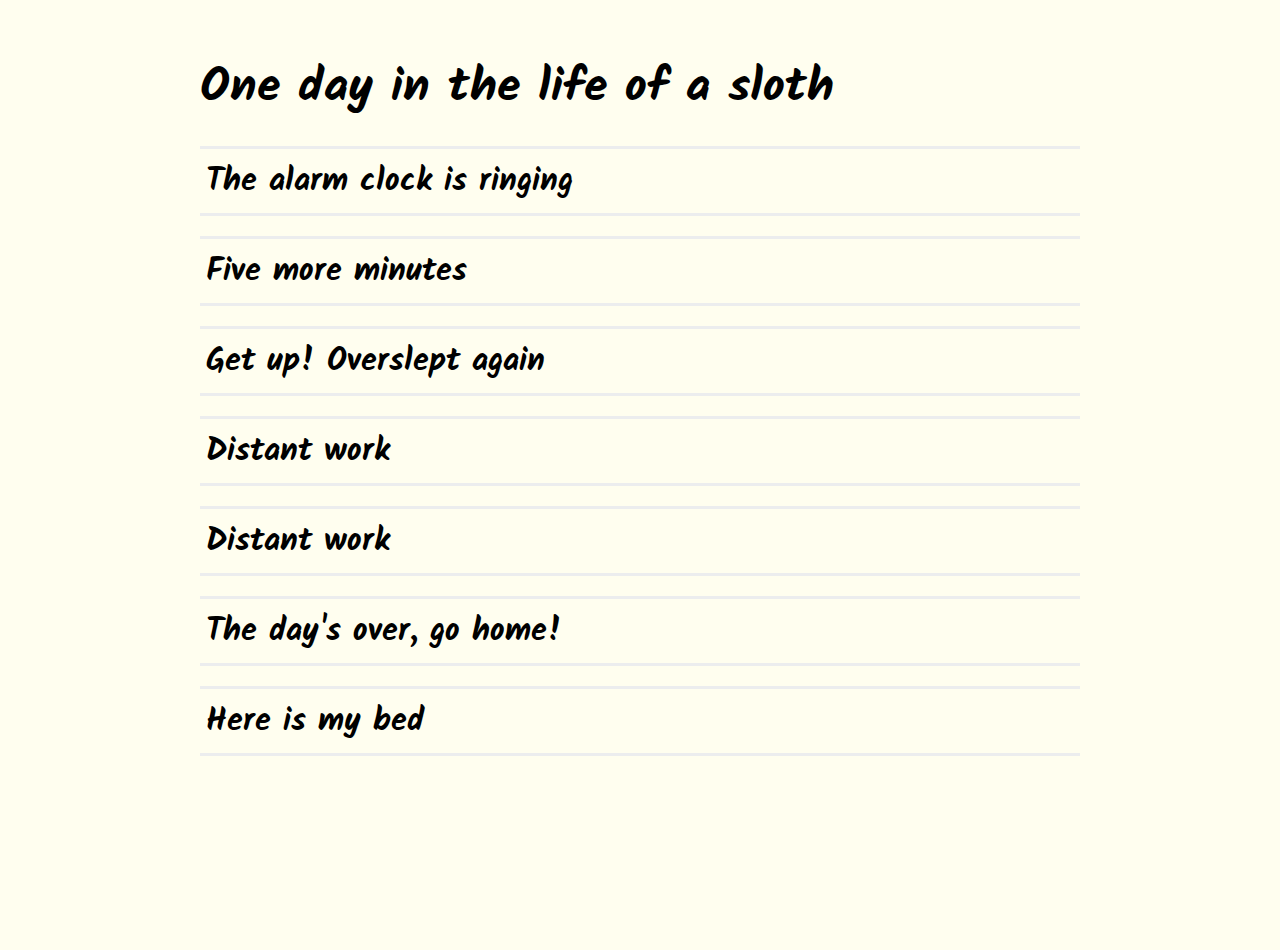
<file: CSS-Accordion/index.html>
<!DOCTYPE html>
<html lang="en">
<head>
    <meta charset="UTF-8">
    <meta name="viewport" content="width=device-width, initial-scale=1.0">
    <title>Accordion with comics</title>
    <link rel="preconnect" href="https://fonts.googleapis.com">
    <link rel="preconnect" href="https://fonts.gstatic.com" crossorigin>
    <link href="https://fonts.googleapis.com/css2?family=Kalam:wght@300;400;700&display=swap" rel="stylesheet">
    <link rel="stylesheet" href="style.css">
</head>
<body>
    <div class="wrapper">
        <h1 class="title">One day in the life of a sloth</h1>
        <ul class="list">
            <li class="list-item">
                <button class="list-item__button">The alarm clock is ringing</button>
                <div class="list-image">
                    <img class="list-image__image" src="./images/1.png" alt="Sloth">
                    <p class="list-image__text">It's time to get up</p>
                </div>
            </li>
            <li class="list-item">
                <button class="list-item__button">Five more minutes</button>
                <div class="list-image">
                    <img class="list-image__image" src="./images/2.jpg" alt="Sloth">
                    <p class="list-image__text">can you sleep</p>
                </div>
            </li>
            <li class="list-item">
                <button class="list-item__button">Get up! Overslept again</button>
                <div class="list-image">
                    <img class="list-image__image" src="./images/3.png" alt="Sloth">
                    <p class="list-image__text">Oh, no!</p>
                </div>
            </li>
            <li class="list-item">
                <button class="list-item__button">Distant work</button>
                <div class="list-image">
                    <img class="list-image__image" src="./images/4.png" alt="Sloth">
                    <p class="list-image__text">expectation  &#128149;</p>
                </div>
            </li>
            <li class="list-item">
                <button class="list-item__button">Distant work</button>
                <div class="list-image">
                    <img class="list-image__image" src="./images/5.jpg" alt="Sloth">
                    <p class="list-image__text">reality</p>
                </div>
            </li>
            <li class="list-item">
                <button class="list-item__button">The day's over, go home!</button>
                <div class="list-image">
                    <img class="list-image__image" src="./images/6.jpg" alt="Sloth">
                    <p class="list-image__text">bye bye</p>
                </div>
            </li>
            <li class="list-item">
                <button class="list-item__button">Here is my bed</button>
                <div class="list-image">
                    <img class="list-image__image" src="./images/7.jpg" alt="Sloth">
                    <p class="list-image__text">good night &#41;&#41;</p>
                </div>
            </li>
        </ul>
    </div>
    <script src="main.js"></script>
</body>
</html>
</file>
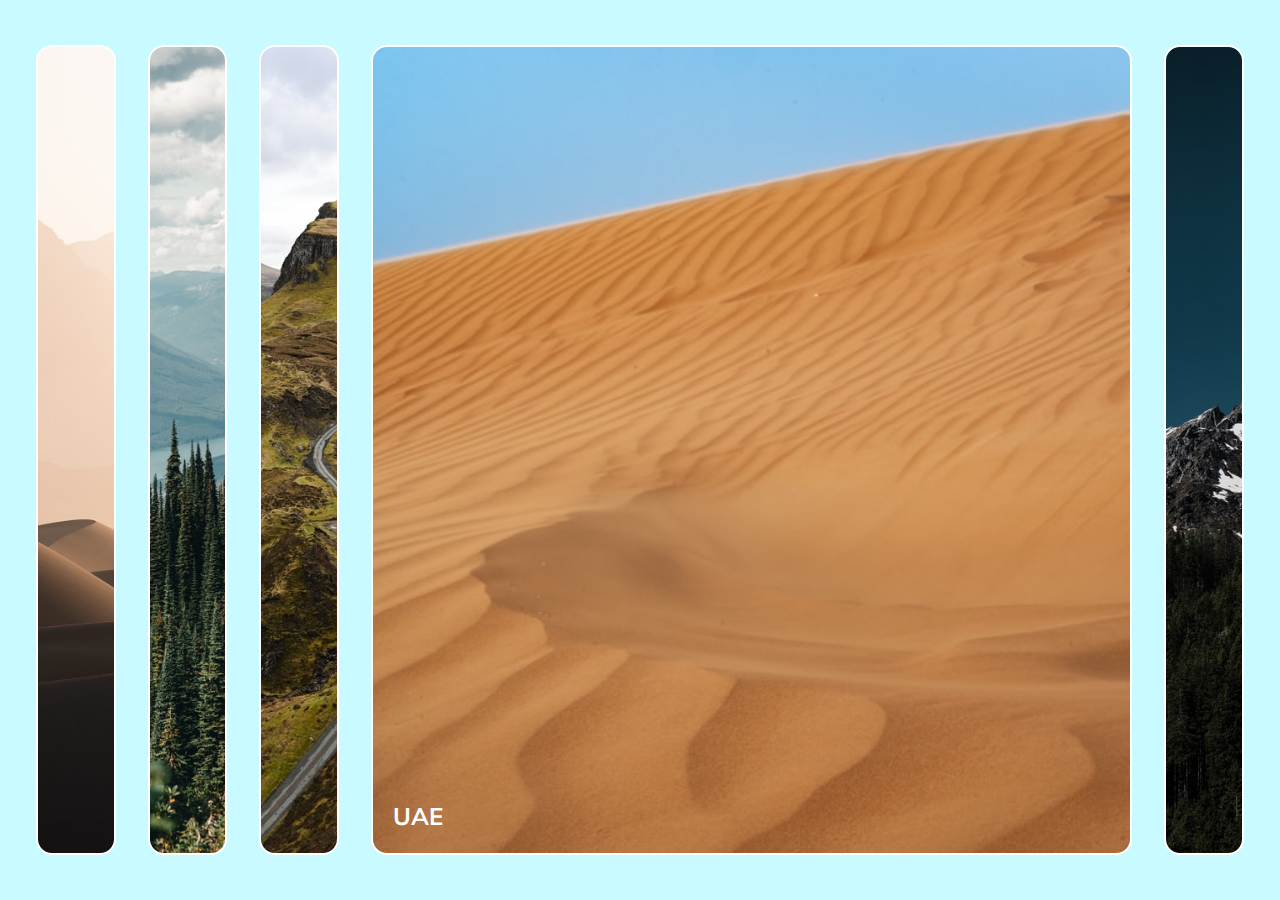
<file: slider-one/index.html>
<!DOCTYPE html>
<html lang="en">
<head>
    <meta charset="UTF-8">
    <meta http-equiv="X-UA-Compatible" content="IE=edge">
    <meta name="viewport" content="width=device-width, initial-scale=1.0">
    <meta name="viewport" content="width=device-width, initial-scale=1">
    <title>Slider-one</title>
    <link rel="stylesheet" href="style.css">
</head>
<body>
    <div class="wrapper">
        <div class="slider slider__one">
            <h3 class="slider__title">Abu Dhabi</h3>
        </div>
        <div class="slider slider__two">
            <h3 class="slider__title">Norway</h3>
        </div>
        <div class="slider slider__three">
            <h3 class="slider__title">Canada</h3>
        </div>
        <div class="slider slider__four active">
            <h3 class="slider__title active">UAE</h3>
        </div>
        <div class="slider slider__five">
            <h3 class="slider__title">The Alps</h3>
        </div>
    </div>
    <div class="arrows">
        <button class="arrows__prev">&#10094;</button>
        <button class="arrows__next">&#10095;</button>
    </div>
    <script src="main.js"></script>
</body>
</html>
</file>
<file: CSS-Accordion/style.css>
* {
  box-sizing: border-box;
  margin: 0;
}

ul,
li {
  list-style: none;
  padding-left: 0;
}

.list-image__text, .list-item .list-item__button {
  font-family: Kalam;
  font-size: 2rem;
  text-align: left;
  font-weight: 700;
}

.list:hover .list-item__button {
  color: rgb(48, 48, 250);
}
.list:hover .list-item__button::after {
  content: "+";
  display: block;
  margin: 1.5% 5% 0 0;
  font-size: 2.5rem;
  font-weight: 700;
  line-height: 0.5rem;
  color: rgb(48, 48, 250);
  float: right;
  transition: all 0.4s ease;
}

body {
  width: 100vw;
  background-color: #fffeef;
  font-family: Kalam;
  font-size: 1.2rem;
  font-weight: 700;
  color: #fffeef;
}

.wrapper {
  height: 100vh;
  margin: 0 200px;
}

.title {
  font-size: 3rem;
  color: #000;
  margin-top: 50px;
}

.list:hover .list-item__button:focus::after {
  transform: rotate(-225deg);
}

.list-item {
  position: relative;
  margin-top: 20px;
  cursor: pointer;
}
.list-item .list-item__button {
  width: 100%;
  height: 70px;
  border-left: none;
  border-right: none;
  border-top: 3px solid #ecedee;
  border-bottom: 3px solid #ecedee;
  background: #fffeef;
  color: #000;
  cursor: pointer;
}
.list-item .list-item__button:focus {
  border-bottom: none;
  color: rgb(48, 48, 250);
}
.list-item .list-image {
  position: relative;
  max-height: 0;
  overflow: hidden;
}

.list-image__image {
  display: block;
  width: 32%;
  margin: 15px auto;
  border-radius: 15px;
}

.list-image__text {
  color: #fffeef;
  text-shadow: 0px -3px 1px #000, 0px -3px 1px #000, 0px 3px 1px #000;
  position: absolute;
  top: 6%;
  left: 39%;
}

@media screen and (max-width: 1025px) {
  .wrapper {
    margin: 0 130px;
  }
  .title {
    font-size: 1.67rem;
  }
  .list-item {
    margin-top: 15px;
  }
  .list:hover .list-item__button::after {
    font-size: 1.3rem;
  }
  .list-item .list-item__button {
    height: 55px;
    font-size: 1.3rem;
  }
  .list-image__image {
    width: 40%;
  }
  .list-image__text {
    top: 8%;
    font-size: 1.3rem;
  }
}
@media screen and (max-width: 601px) {
  .wrapper {
    margin: 0 50px;
  }
  .title {
    font-size: 1.03rem;
  }
  .list-item {
    margin-top: 10px;
  }
  .list:hover .list-item__button::after {
    font-size: 0.95rem;
  }
  .list-item .list-item__button {
    height: 40px;
    font-size: 0.95rem;
  }
  .list-image__image {
    width: 70%;
  }
  .list-image__text {
    top: 12%;
    left: 21%;
    font-size: 0.95rem;
  }
}/*# sourceMappingURL=style.css.map */
</file>
<file: slider-one/style.css>
@charset "UTF-8";
@import url("https://fonts.googleapis.com/css?family=Muli&display=swap");
*,
*:before,
*:after {
  overflow: hidden;
  box-sizing: border-box;
  margin: 0;
  padding: 0;
}

body {
  position: relative;
  width: 100vw;
  height: 100vh;
  background: rgb(201, 250, 255);
}

.wrapper {
  width: 100%;
  height: 100%;
  display: flex;
  justify-content: center;
  align-items: center;
  padding: 0 20px;
  font-family: Muli, sans-serif;
}

.slider, .slider__five, .slider__four, .slider__three, .slider__two, .slider__one {
  height: 90vh;
  position: relative;
  margin: 1rem;
  flex: 1;
  border-radius: 1rem;
  border: 2px solid #ffffff;
  cursor: pointer;
  transition: all 700ms ease-in-out;
}
.slider .slider__title, .slider__five .slider__title, .slider__four .slider__title, .slider__three .slider__title, .slider__two .slider__title, .slider__one .slider__title {
  position: absolute;
  height: 2rem;
  bottom: 20px;
  left: 20px;
  opacity: 0;
  font-size: 1.5rem;
  color: #ffffff;
  border: none;
}

.slider.active, .active.slider__five, .active.slider__four, .active.slider__three, .active.slider__two, .active.slider__one {
  flex: 10;
}
.slider.active .slider__title, .active.slider__five .slider__title, .active.slider__four .slider__title, .active.slider__three .slider__title, .active.slider__two .slider__title, .active.slider__one .slider__title {
  opacity: 1;
  transition: opacity 0.3s ease-in 0.4s;
}

.slider__one {
  background: url(./images/one.jpg) center center/cover no-repeat;
}

.slider__two {
  background: url(./images/two.jpg) center center/cover no-repeat;
}

.slider__three {
  background: url(./images/three.jpg) center center/cover no-repeat;
}

.slider__four {
  background: url(./images/four.jpg) center center/cover no-repeat;
}

.slider__five {
  background: url(./images/five.jpg) center center/cover no-repeat;
}

.arrows,
.arrows__prev,
.arrows__next {
  display: none;
}

@media screen and (max-width: 767px) {
  .wrapper {
    width: 500vw;
    padding: 0;
    transition: all 700ms ease-in-out;
  }
  .slider, .slider__one, .slider__two, .slider__three, .slider__four, .slider__five {
    margin: 0rem;
    flex: auto;
  }
  .slider .slider__title, .slider__one .slider__title, .slider__two .slider__title, .slider__three .slider__title, .slider__four .slider__title, .slider__five .slider__title {
    height: 1.15rem;
    opacity: 1;
    font-size: 1rem;
  }
  .slider.active, .active.slider__one, .active.slider__two, .active.slider__three, .active.slider__four, .active.slider__five {
    flex: auto;
  }
  .slider__one {
    background: url(./images/one1.jpg) center center/cover no-repeat;
  }
  .slider__two {
    background: url(./images/two1.jpg) center center/cover no-repeat;
  }
  .slider__three {
    background: url(./images/three1.jpg) center center/cover no-repeat;
  }
  .slider__four {
    background: url(./images/four1.jpg) center center/cover no-repeat;
  }
  .slider__five {
    background: url(./images/five1.jpg) center center/cover no-repeat;
  }
  .arrows,
  .arrows__prev,
  .arrows__next {
    display: block;
  }
  .arrows {
    position: absolute;
    z-index: 2;
    top: 46%;
    display: flex;
    justify-content: space-between;
  }
  .arrows__prev,
  .arrows__next {
    z-index: 2;
    width: 60px;
    height: 80px;
    text-align: center;
    font-size: 3rem;
    text-transform: uppercase;
    color: #ffffff;
    text-decoration: none;
    border: none;
    cursor: pointer;
    background-color: rgba(255, 255, 255, 0);
    transition-duration: 500ms; /* для ховер эффекта */
  }
  .arrows__next {
    left: 84%;
  }
  .arrows__prev:hover,
  .arrows__next:hover {
    background-color: rgba(255, 255, 255, 0.5);
    color: rgba(24, 24, 24, 0.7);
  }
}
/* 
    .wrappers {
        display: flex;
        height: 100%;
        transition: all 700ms ease-in-out;
    }

    .slide {
        position: relative;
        margin: auto 0;
        height: 35%;
        border-radius: 0.7rem;
        border: 2px solid $color;
        cursor: pointer;
        .title {
            position: absolute;
            height: 2rem;
            bottom: 20px;
            left: 20px;
            font-size: 1.15rem;
            color: $color;
            border: none;
        }
    }


    .slide__one {
        @extend .slide;
        background: url(./images/one1.jpg) center center/cover no-repeat;
    }

    .slide__two {
        @extend .slide;
        background: url(./images/two1.jpg) center center/cover no-repeat;
    }

    .slide__three {
        @extend .slide;
        background: url(./images/three1.jpg) center center/cover no-repeat;
    }

    .slide__four {
        @extend .slide;
        background: url(./images/four1.jpg) center center/cover no-repeat;
    }

    .slide__five {
        @extend .slide;
        background: url(./images/five1.jpg) center center/cover no-repeat;
    }  */

/*# sourceMappingURL=style.css.map */
</file>
